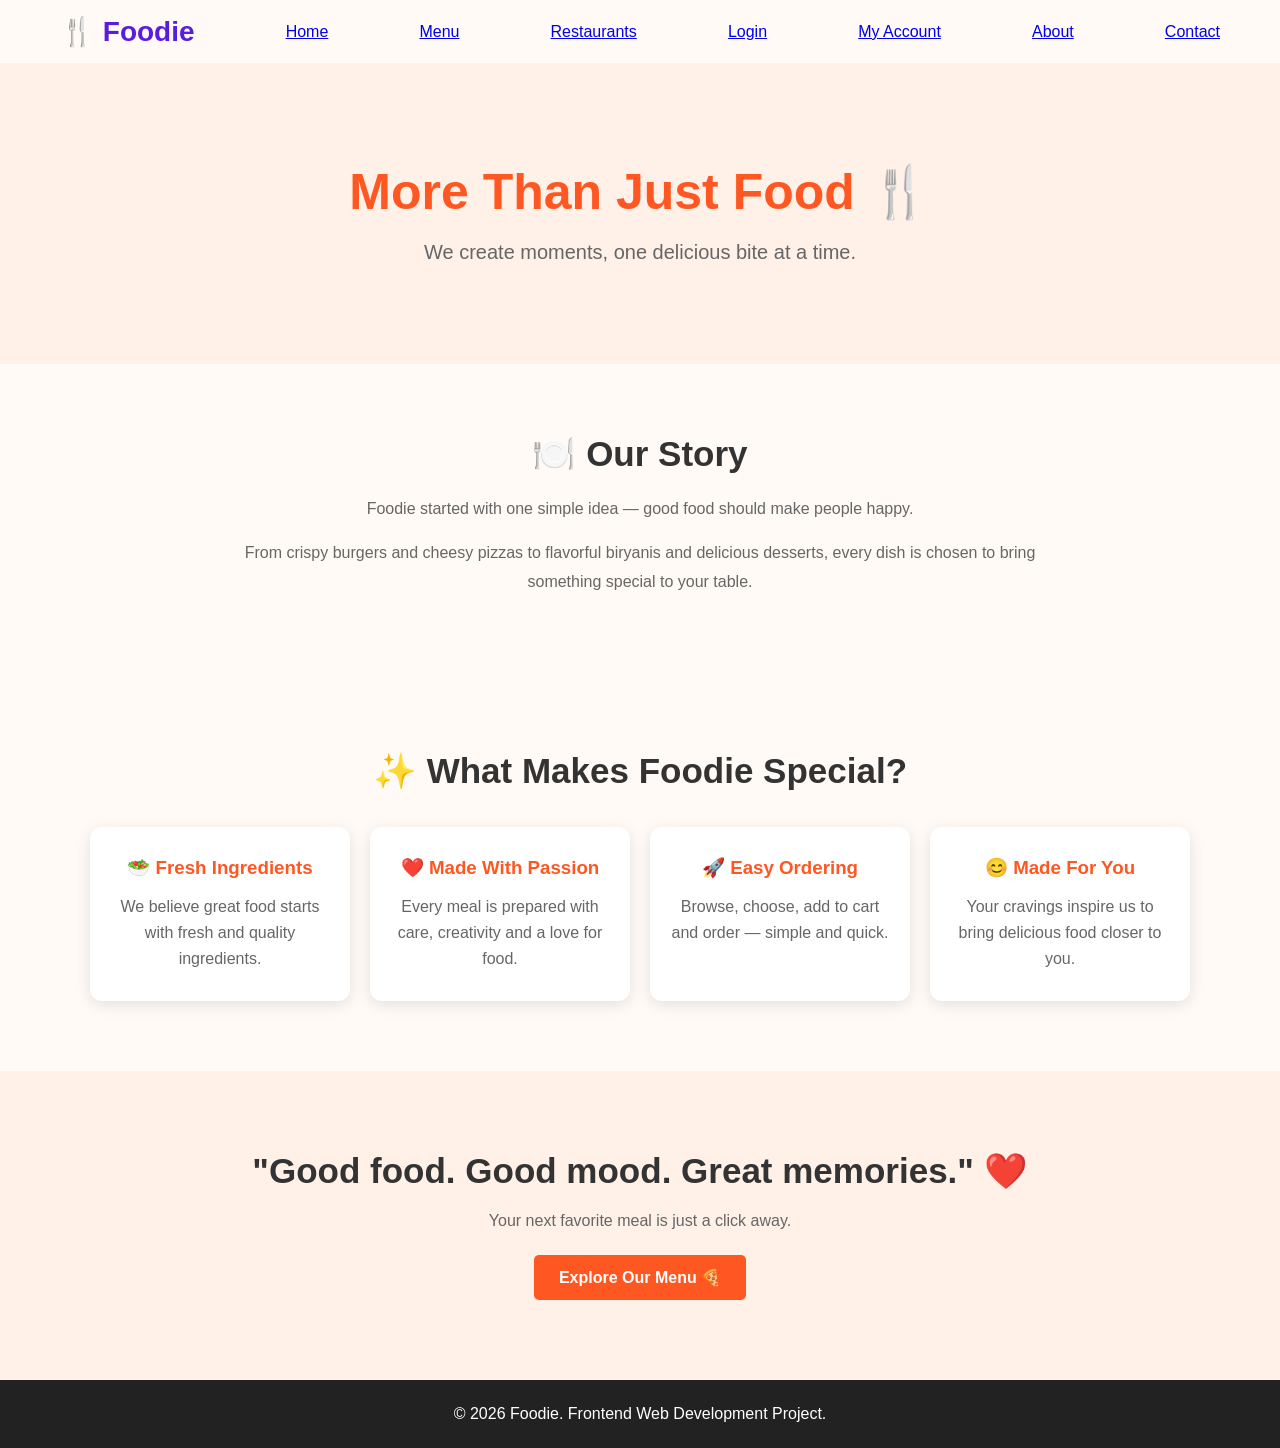
<file: about.html>
<!DOCTYPE html>
<html lang="en">

<head>

    <meta charset="UTF-8">

    <meta name="viewport"
          content="width=device-width, initial-scale=1.0">

    <title>About Foodie</title>

    <link rel="stylesheet" href="css/style.css">

</head>

<body>


    <!-- Navigation -->

    <nav class="navbar">
        <div class="logo">🍴 Foodie</div>
        <a href="index.html#home">Home</a>
        <a href="menu.html">Menu</a>
        <a href="restaurants.html">Restaurants</a>
        <a href="login.html">Login</a>
        <a href="account.html">My Account</a>
        <a href="about.html">About</a>
        <a href="contact.html">Contact</a>
    </nav>

    <!-- About Hero -->

    <section class="about-hero">

        <h1>
            More Than Just Food 🍴
        </h1>

        <p>
            We create moments, one delicious bite at a time.
        </p>

    </section>


    <!-- Our Story -->

    <section class="about-content">

        <h2>
            🍽️ Our Story
        </h2>

        <p>
            Foodie started with one simple idea —
            good food should make people happy.
        </p>

        <p>
            From crispy burgers and cheesy pizzas
            to flavorful biryanis and delicious desserts,
            every dish is chosen to bring something
            special to your table.
        </p>

    </section>


    <!-- What Makes Us Special -->

    <section class="special">

        <h2>
            ✨ What Makes Foodie Special?
        </h2>


        <div class="special-container">


            <div class="special-card">

                <h3>🥗 Fresh Ingredients</h3>

                <p>
                    We believe great food starts
                    with fresh and quality ingredients.
                </p>

            </div>


            <div class="special-card">

                <h3>❤️ Made With Passion</h3>

                <p>
                    Every meal is prepared with care,
                    creativity and a love for food.
                </p>

            </div>


            <div class="special-card">

                <h3>🚀 Easy Ordering</h3>

                <p>
                    Browse, choose, add to cart
                    and order — simple and quick.
                </p>

            </div>


            <div class="special-card">

                <h3>😊 Made For You</h3>

                <p>
                    Your cravings inspire us
                    to bring delicious food closer to you.
                </p>

            </div>


        </div>

    </section>


    <!-- Food Quote -->

    <section class="food-quote">

        <h2>
            "Good food. Good mood. Great memories." ❤️
        </h2>

        <p>
            Your next favorite meal is just a click away.
        </p>

        <a href="menu.html">
            Explore Our Menu 🍕
        </a>

    </section>


    <!-- Footer -->

    <footer>

        <p>
            © 2026 Foodie.
            Frontend Web Development Project.
        </p>

    </footer>


</body>

</html>
</file>
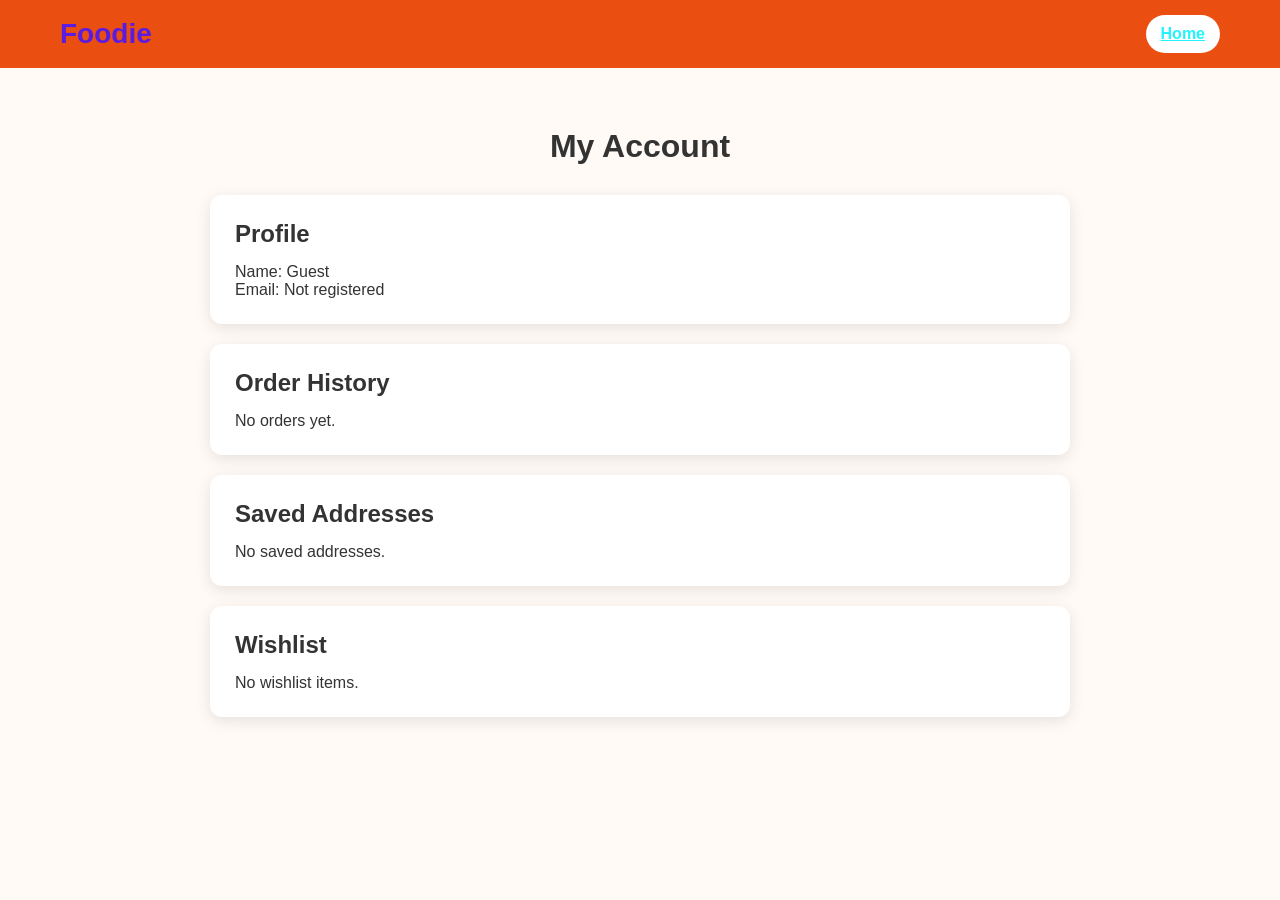
<file: account.html>
<!DOCTYPE html>
<html lang="en">
<head>
    <meta charset="UTF-8">
    <meta name="viewport" content="width=device-width, initial-scale=1.0">
    <title>My Account - Foodie</title>
    <link rel="stylesheet" href="css/style.css">
</head>

<body>

<header>
    <nav class="navbar">
        <div class="logo">Foodie</div>
        <a href="index.html" class="cart-button">Home</a>
    </nav>
</header>

<main class="account-page">
    <h1>My Account</h1>

    <section class="account-card">
        <h2>Profile</h2>
        <p id="profileName">Name: Guest</p>
        <p id="profileEmail">Email: Not registered</p>
    </section>

    <section class="account-card">
        <h2>Order History</h2>
        <div id="orderHistory"></div>
    </section>

    <section class="account-card">
        <h2>Saved Addresses</h2>
        <p>No saved addresses.</p>
    </section>

    <section class="account-card">
        <h2>Wishlist</h2>
        <p>No wishlist items.</p>
    </section>
</main>

<script>
    const user =
        JSON.parse(localStorage.getItem("foodieUser")) || null;

    if (user) {
        document.getElementById("profileName").textContent =
            `Name: ${user.name}`;

        document.getElementById("profileEmail").textContent =
            `Email: ${user.email}`;
    }

    const orders =
        JSON.parse(localStorage.getItem("foodieOrders")) || [];

    const orderHistory =
        document.getElementById("orderHistory");

    if (orders.length === 0) {
        orderHistory.innerHTML = "<p>No orders yet.</p>";
    } else {
        orderHistory.innerHTML = orders.map(order => `
            <article class="order-card">
                <h3>Order ${order.orderId}</h3>
                <p>Total: ₹${order.total}</p>
                <p>Payment: ${order.paymentMethod}</p>
                <p>Delivery: ${order.deliveryTime || "Not selected"}</p>
                <p>Date: ${order.date}</p>
            </article>
        `).join("");
    }
</script>

</body>
</html>
</file>
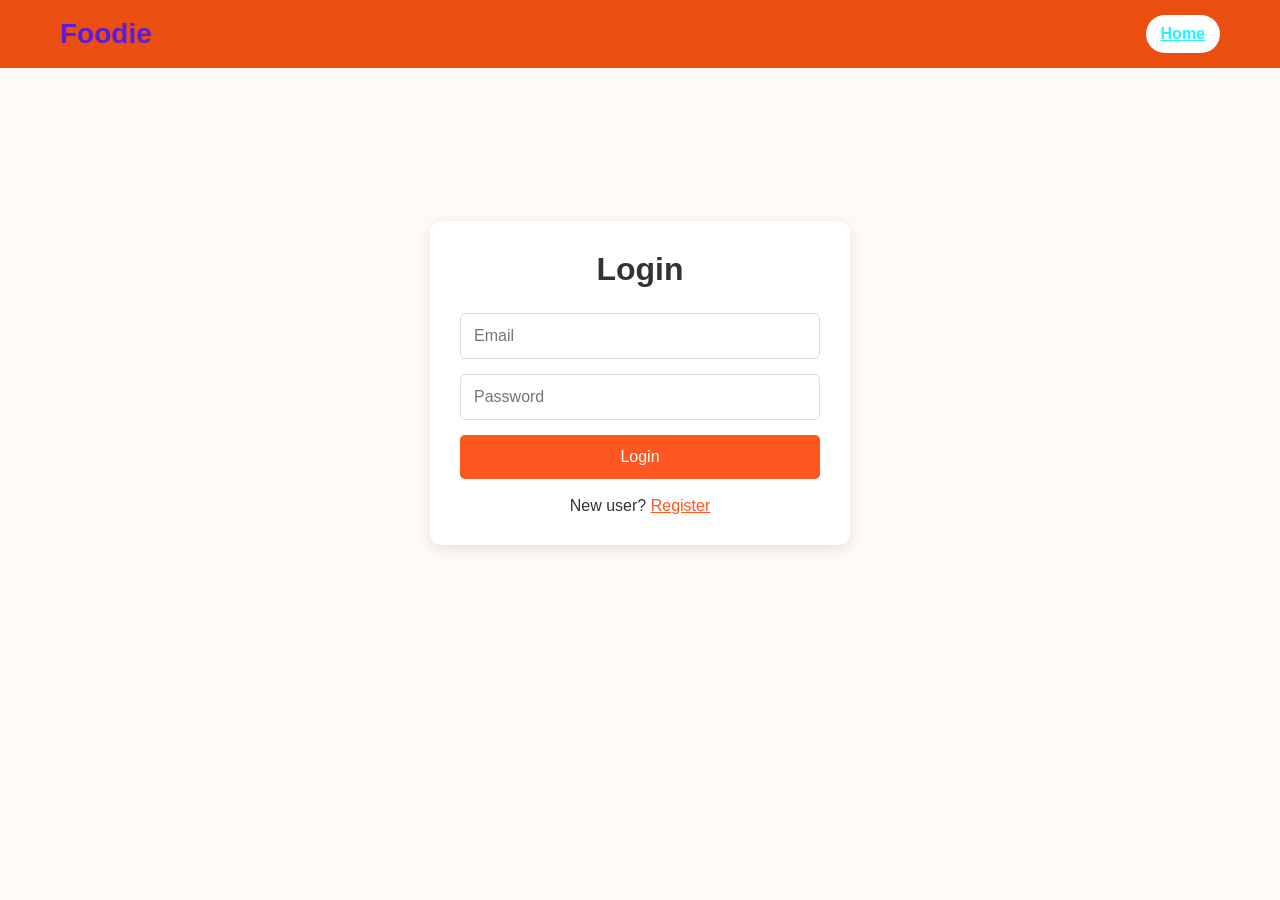
<file: login.html>
<!DOCTYPE html>
<html lang="en">
<head>
    <meta charset="UTF-8">
    <meta name="viewport" content="width=device-width, initial-scale=1.0">
    <title>Login - Foodie</title>
    <link rel="stylesheet" href="css/style.css">
</head>

<body>

<header>
    <nav class="navbar">
        <div class="logo">Foodie</div>
        <a href="index.html" class="cart-button">Home</a>
    </nav>
</header>

<main class="login-page">
    <form id="loginForm" class="login-card">
        <h1>Login</h1>

        <input
            type="email"
            id="loginEmail"
            placeholder="Email"
            required
        >

        <input
            type="password"
            id="loginPassword"
            placeholder="Password"
            required
        >

        <button type="submit">Login</button>

        <p>
            New user?
            <a href="register.html">Register</a>
        </p>
    </form>
</main>

<script>
    document
        .getElementById("loginForm")
        .addEventListener("submit", function(event) {
            event.preventDefault();

            const email =
                document.getElementById("loginEmail").value;

            const password =
                document.getElementById("loginPassword").value;

            const user =
                JSON.parse(localStorage.getItem("foodieUser"));

            if (
                user &&
                user.email === email &&
                user.password === password
            ) {
                alert("Login successful!");
                window.location.href = "account.html";
            } else {
                alert("Invalid email or password.");
            }
        });
</script>

</body>
</html>
</file>
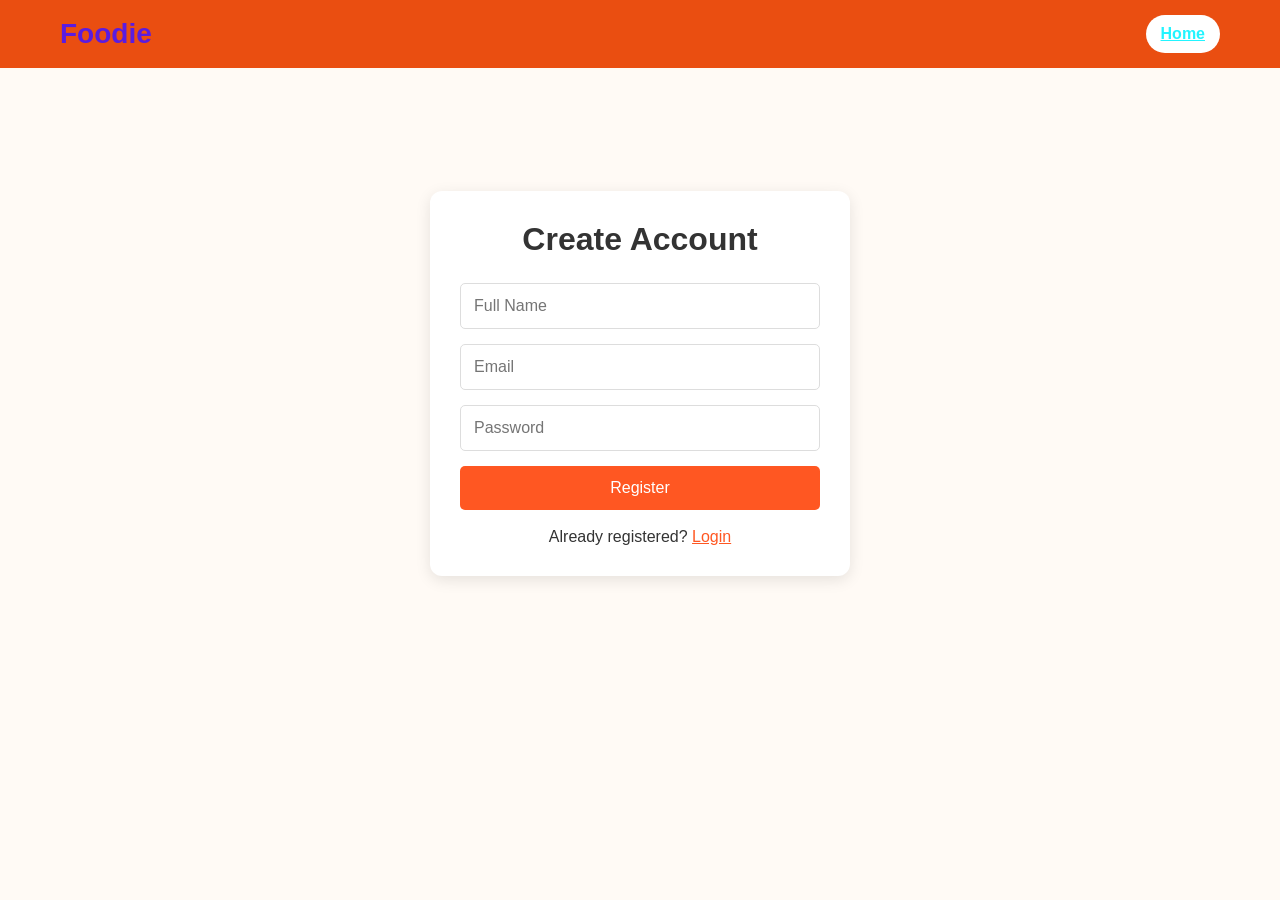
<file: register.html>
<!DOCTYPE html>
<html lang="en">
<head>
    <meta charset="UTF-8">
    <meta name="viewport" content="width=device-width, initial-scale=1.0">
    <title>Register - Foodie</title>
    <link rel="stylesheet" href="css/style.css">
</head>

<body>

<header>
    <nav class="navbar">
        <div class="logo">Foodie</div>
        <a href="index.html" class="cart-button">Home</a>
    </nav>
</header>

<main class="login-page">
    <form id="registerForm" class="login-card">
        <h1>Create Account</h1>

        <input
            type="text"
            id="registerName"
            placeholder="Full Name"
            required
        >

        <input
            type="email"
            id="registerEmail"
            placeholder="Email"
            required
        >

        <input
            type="password"
            id="registerPassword"
            placeholder="Password"
            minlength="6"
            required
        >

        <button type="submit">Register</button>

        <p>
            Already registered?
            <a href="login.html">Login</a>
        </p>
    </form>
</main>

<script>
    document
        .getElementById("registerForm")
        .addEventListener("submit", function(event) {
            event.preventDefault();

            const user = {
                name: document.getElementById("registerName").value,
                email: document.getElementById("registerEmail").value,
                password: document.getElementById("registerPassword").value
            };

            localStorage.setItem(
                "foodieUser",
                JSON.stringify(user)
            );

            alert("Registration successful!");

            window.location.href = "login.html";
        });
</script>

</body>
</html>
</file>
<file: css/style.css>
* {
    margin: 0;
    padding: 0;
    box-sizing: border-box;
}

html {
    scroll-behavior: smooth;
}

body {
    font-family: Arial, sans-serif;
    background: #fffaf5;
    color: #333;
}

/* Navbar */

header {
    background: #ea4e11;
    position: sticky;
    top: 0;
    z-index: 1000;
}

.navbar {
    max-width: 1200px;
    margin: auto;
    padding: 15px 20px;

    display: flex;
    align-items: center;
    justify-content: space-between;
}

.logo {
    color: rgb(90, 28, 224);
    font-size: 28px;
    font-weight: bold;
}
.nav-links {
    display: flex;
    list-style: none;
    gap: 25px;
}

.nav-links a {
    color: white;
    text-decoration: none;
    font-weight: bold;
}

.nav-links a:hover {
    text-decoration: underline;
}

.nav-links a:hover {
    background: white;
    color: #3822ff;
}


.cart-button {
    background: white;
    color: #22f4ff;
    border: none;
    padding: 10px 15px;
    border-radius: 20px;
    cursor: pointer;
    font-weight: bold;
}

/* Hero */

.hero {
    min-height: 500px;

    display: flex;
    align-items: center;

    background:
        linear-gradient(
            rgba(0, 0, 0, 0.45),
            rgba(0, 0, 0, 0.45)
        ),
        url("https://images.unsplash.com/photo-1504674900247-0877df9cc836")
        center/cover;
}

.hero-content {
    max-width: 1200px;
    width: 100%;
    margin: auto;
    padding: 30px;
    color: white;
}

.hero h1 {
    font-size: 55px;
    margin-bottom: 20px;
}

.hero p {
    font-size: 20px;
    margin-bottom: 30px;
}

.hero-button {
    display: inline-block;
    background: #ff5722;
    color: white;
    padding: 14px 25px;
    border-radius: 5px;
    text-decoration: none;
    font-weight: bold;
}

/* Menu */

.menu-section {
    padding: 70px 20px;
    max-width: 1200px;
    margin: auto;
}

.menu-section h2,
.about-section h2,
.contact-section h2 {
    text-align: center;
    font-size: 35px;
    margin-bottom: 10px;
}

.section-subtitle {
    text-align: center;
    margin-bottom: 30px;
    color: #777;
}

/* Search */

.search-container {
    text-align: center;
    margin-bottom: 25px;
}

.search-container input {
    width: 90%;
    max-width: 500px;
    padding: 14px;
    border: 1px solid #ddd;
    border-radius: 25px;
    font-size: 16px;
}

/* Categories */

.categories {
    display: flex;
    justify-content: center;
    gap: 10px;
    flex-wrap: wrap;
    margin-bottom: 40px;
}

.categories button {
    padding: 10px 18px;
    border: none;
    background: #ff5722;
    color: white;
    border-radius: 20px;
    cursor: pointer;
}

.categories button:hover {
    background: #e64a19;
}

/* Food Cards */

.food-container {
    display: grid;
    grid-template-columns: repeat(4, 1fr);
    gap: 25px;
}

.food-card {
    background: white;
    border-radius: 12px;
    overflow: hidden;
    box-shadow: 0 4px 15px rgba(0, 0, 0, 0.1);

    transition: transform 0.3s;
}

.food-card:hover {
    transform: translateY(-5px);
}

.food-card img {
    width: 100%;
    height: 200px;
    object-fit: cover;
}

.food-info {
    padding: 18px;
}

.food-info h3 {
    margin-bottom: 8px;
}

.food-info p {
    color: #777;
    margin-bottom: 10px;
}

.price {
    color: #ff5722;
    font-size: 20px;
    font-weight: bold;
}

.add-button {
    width: 100%;
    margin-top: 15px;
    padding: 11px;
    background: #ff5722;
    border: none;
    color: white;
    border-radius: 5px;
    cursor: pointer;
}
.dietary-tags {
    display: flex;
    gap: 6px;
    flex-wrap: wrap;
    margin: 10px 0;
}

.dietary-tags span {
    padding: 4px 8px;
    background: #e8f5e9;
    color: #2e7d32;
    border-radius: 4px;
    font-size: 12px;
    font-weight: bold;
}
.offers-section {
    padding: 50px 20px;
    max-width: 1200px;
    margin: auto;
    text-align: center;
}

.offers-section h2 {
    font-size: 35px;
    margin-bottom: 25px;
}

.offers-container {
    display: grid;
    grid-template-columns: repeat(3, 1fr);
    gap: 20px;
}

.offer-card {
    padding: 25px;
    background: #fff0e8;
    border-radius: 12px;
    box-shadow: 0 4px 15px rgba(0, 0, 0, 0.1);
}

.offer-card h3 {
    margin-bottom: 10px;
    color: #ff5722;
}

.offer-card p {
    color: #666;
}

@media (max-width: 700px) {
    .offers-container {
        grid-template-columns: 1fr;
    }
}
#productDetails {
    max-width: 1000px;
    margin: 50px auto;
    padding: 30px;
    background: white;
    border-radius: 12px;
    text-align: center;
}

#productDetails > img {
    display: block;
    width: 100%;
    max-width: 600px;
    height: 350px;
    margin: 0 auto 25px;
    object-fit: contain;
    background: #fffaf5;
}

#productDetails h1 {
    margin-bottom: 15px;
}

#productDetails p {
    margin: 12px auto;
    line-height: 1.6;
    color: #666;
}

#productDetails .add-button {
 display: inline-block;
    width: auto;
    padding: 12px 25px;
    text-decoration: none;
}
.restaurant-page {
    max-width: 1200px;
    margin: auto;
    padding: 60px 20px;
    text-align: center;
}

.restaurant-filters {
    display: flex;
    justify-content: center;
    gap: 12px;
    flex-wrap: wrap;
    margin: 30px 0;
}

.restaurant-filters select {
    padding: 12px;
    border: 1px solid #ddd;
    border-radius: 5px;
}

.restaurant-container {
    display: grid;
    grid-template-columns: repeat(3, 1fr);
    gap: 25px;
}

.restaurant-card {
    overflow: hidden;
    background: white;
    border-radius: 12px;
    box-shadow: 0 4px 15px rgba(0, 0, 0, 0.1);
    text-align: left;
}

.restaurant-card img {
    width: 100%;
    height: 220px;
    object-fit: cover;
}

.restaurant-info {
    padding: 20px;
}

.restaurant-info p {
    color: #666;
    margin: 8px 0;
}

@media (max-width: 700px) {
    .restaurant-container {
        grid-template-columns: 1fr;
    }
}
/* About */
/* ===============================
   ABOUT PAGE
   =============================== */

.about-hero {
    padding: 100px 20px;
    text-align: center;
    background: #fff0e8;
}

.about-hero h1 {
    font-size: 50px;
    margin-bottom: 20px;
    color: #ff5722;
}

.about-hero p {
    font-size: 20px;
    color: #666;
}

.about-content {
    max-width: 900px;
    margin: auto;
    padding: 70px 20px;
    text-align: center;
}

.about-content h2 {
    font-size: 35px;
    margin-bottom: 20px;
}

.about-content p {
    line-height: 1.8;
    color: #666;
    margin-bottom: 15px;
}


/* What Makes Foodie Special */

.special {
    padding: 70px 20px;
    background: #fffaf5;
    text-align: center;
}

.special h2 {
    font-size: 35px;
    margin-bottom: 35px;
}

.special-container {
    max-width: 1100px;
    margin: auto;
    display: grid;
    grid-template-columns: repeat(4, 1fr);
    gap: 20px;
}

.special-card {
    background: white;
    padding: 30px 20px;
    border-radius: 12px;
    box-shadow: 0 4px 15px rgba(0, 0, 0, 0.1);
}

.special-card h3 {
    margin-bottom: 15px;
    color: #ff5722;
}

.special-card p {
    color: #666;
    line-height: 1.6;
}


/* Food Quote */

.food-quote {
    padding: 80px 20px;
    text-align: center;
    background: #fff0e8;
}

.food-quote h2 {
    font-size: 35px;
    margin-bottom: 20px;
}

.food-quote p {
    color: #666;
    margin-bottom: 25px;
}

.food-quote a {
    display: inline-block;
    padding: 13px 25px;
    background: #ff5722;
    color: white;
    text-decoration: none;
    border-radius: 5px;
    font-weight: bold;
}

.food-quote a:hover {
    background: #e64a19;
}


/* About Page Mobile */

@media (max-width: 900px) {
    .special-container {
        grid-template-columns: repeat(2, 1fr);
    }
}

@media (max-width: 600px) {
    .about-hero h1 {
        font-size: 35px;
    }

    .about-hero p {
        font-size: 17px;
    }

    .special-container {
        grid-template-columns: 1fr;
    }

    .about-content h2,
    .special h2,
    .food-quote h2 {
        font-size: 28px;
    }
}


/* Contact */

.contact-section {
    padding: 70px 20px;
    max-width: 700px;
    margin: auto;
}

#contactForm {
    display: flex;
    flex-direction: column;
    gap: 15px;
    margin-top: 30px;
}

#contactForm input,
#contactForm textarea {
    padding: 14px;
    border: 1px solid #ddd;
    border-radius: 5px;
    font-size: 16px;
}

#contactForm textarea {
    height: 120px;
}

#contactForm button {
    padding: 14px;
    background: #ff5722;
    color: white;
    border: none;
    border-radius: 5px;
    cursor: pointer;
}

/* Modal */

.modal {
    display: none;

    position: fixed;
    inset: 0;

    background: rgba(0, 0, 0, 0.6);

    justify-content: center;
    align-items: center;

    z-index: 2000;
}

.cart-box,
.checkout-box,
.success-box {
    background: white;
    width: 90%;
    max-width: 500px;
    max-height: 90vh;

    overflow-y: auto;

    padding: 30px;
    border-radius: 12px;

    position: relative;
}

.close-button {
    position: absolute;
    right: 15px;
    top: 10px;

    border: none;
    background: none;

    font-size: 30px;
    cursor: pointer;
}

/* Cart */

.cart-item {
    display: flex;
    justify-content: space-between;
    align-items: center;

    border-bottom: 1px solid #ddd;
    padding: 15px 0;
}

.quantity-controls button {
    padding: 5px 10px;
    border: none;
    background: #ff5722;
    color: white;
    cursor: pointer;
}

.cart-total {
    font-size: 20px;
    margin: 20px 0;
}

.checkout-button,
.place-order,
.success-box button {
    width: 100%;
    padding: 13px;

    border: none;
    background: #ff5722;
    color: white;

    border-radius: 5px;
    cursor: pointer;
}

/* Checkout */

#checkoutForm {
    display: flex;
    flex-direction: column;
    gap: 15px;
    margin-top: 20px;
}

#checkoutForm input,
#checkoutForm textarea,
#checkoutForm select {
    padding: 13px;
    border: 1px solid #ddd;
    border-radius: 5px;
}

#checkoutForm textarea {
    height: 100px;
}

/* Success */

.success-box {
    text-align: center;
}

.success-box h2 {
    margin-bottom: 15px;
}

.success-box p {
    margin-bottom: 20px;
}

/* Footer */

footer {
    text-align: center;
    padding: 25px;
    background: #222;
    color: white;
}

/* Responsive Design */

@media (max-width: 900px) {

    .food-container {
        grid-template-columns: repeat(2, 1fr);
    }

    .nav-links {
        display: none;
    }

    .hero h1 {
        font-size: 42px;
    }
}

@media (max-width: 600px) {

    .food-container {
        grid-template-columns: 1fr;
    }

    .navbar {
        padding: 12px;
    }

    .logo {
        font-size: 22px;
    }

    .hero {
        min-height: 400px;
    }

    .hero h1 {
        font-size: 35px;
    }

    .hero p {
        font-size: 16px;
    }
}

/* Account Page */

.account-page {
    max-width: 900px;
    margin: auto;
    padding: 60px 20px;
}

.account-page > h1 {
    text-align: center;
    margin-bottom: 30px;
}

.account-card {
    background: white;
    padding: 25px;
    margin-bottom: 20px;
    border-radius: 12px;
    box-shadow: 0 4px 15px rgba(0, 0, 0, 0.1);
}

.account-card h2 {
    margin-bottom: 15px;
}

.order-card {
    border-top: 1px solid #ddd;
    padding: 15px 0;
}

.order-card p {
    color: #666;
    margin: 6px 0;
}
/* Login Page */

.login-page {
    min-height: 70vh;
    display: flex;
    justify-content: center;
    align-items: center;
    padding: 40px 20px;
}

.login-card {
    width: 100%;
    max-width: 420px;
    padding: 30px;
    background: white;
    border-radius: 12px;
    box-shadow: 0 4px 15px rgba(0, 0, 0, 0.1);
}

.login-card h1 {
    text-align: center;
    margin-bottom: 25px;
}

.login-card input {
    width: 100%;
    padding: 13px;
    margin-bottom: 15px;
    border: 1px solid #ddd;
    border-radius: 5px;
    font-size: 16px;
}

.login-card button {
    width: 100%;
    padding: 13px;
    border: none;
    border-radius: 5px;
    background: #ff5722;
    color: white;
    cursor: pointer;
    font-size: 16px;
}

.login-card p {
    text-align: center;
    margin-top: 18px;
}

.login-card a {
    color: #ff5722;
}
/* About Page Navigation Buttons */

.about-nav {
    display: flex;
    justify-content: center;
    gap: 15px;
    align-items: center;
    flex-wrap: wrap;
    padding: 15px 20px;
    background: #3822ff;
}

.about-nav a {
    display: inline-block;
    background: #ff5722;
    color: rgb(199, 34, 34);
    padding: 10px 18px;
    border-radius: 5px;
    text-decoration: none;
    font-weight: bold;
    transition: 0.3s;
}

.about-nav a:hover {
    background: #e64a19;
}
</file>
